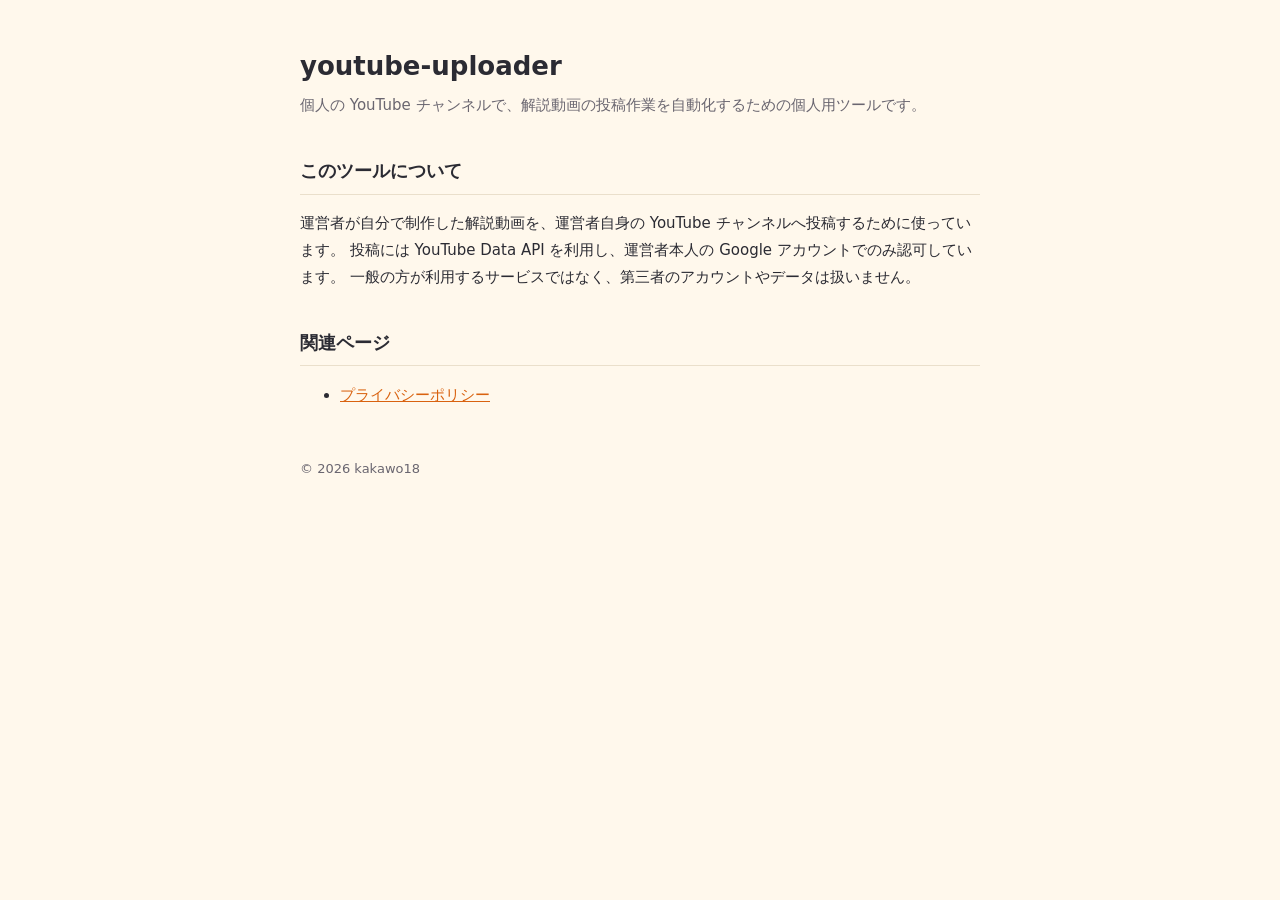
<file: index.html>
<!doctype html>
<html lang="ja">
<head>
<meta charset="utf-8">
<meta name="viewport" content="width=device-width, initial-scale=1">
<title>youtube-uploader</title>
<link rel="stylesheet" href="style.css">
</head>
<body>
<main>
  <h1>youtube-uploader</h1>
  <p class="lead">個人の YouTube チャンネルで、解説動画の投稿作業を自動化するための個人用ツールです。</p>

  <h2>このツールについて</h2>
  <p>運営者が自分で制作した解説動画を、運営者自身の YouTube チャンネルへ投稿するために使っています。
     投稿には YouTube Data API を利用し、運営者本人の Google アカウントでのみ認可しています。
     一般の方が利用するサービスではなく、第三者のアカウントやデータは扱いません。</p>

  <h2>関連ページ</h2>
  <ul>
    <li><a href="privacy.html">プライバシーポリシー</a></li>
  </ul>

  <footer>© 2026 kakawo18</footer>
</main>
</body>
</html>
</file>
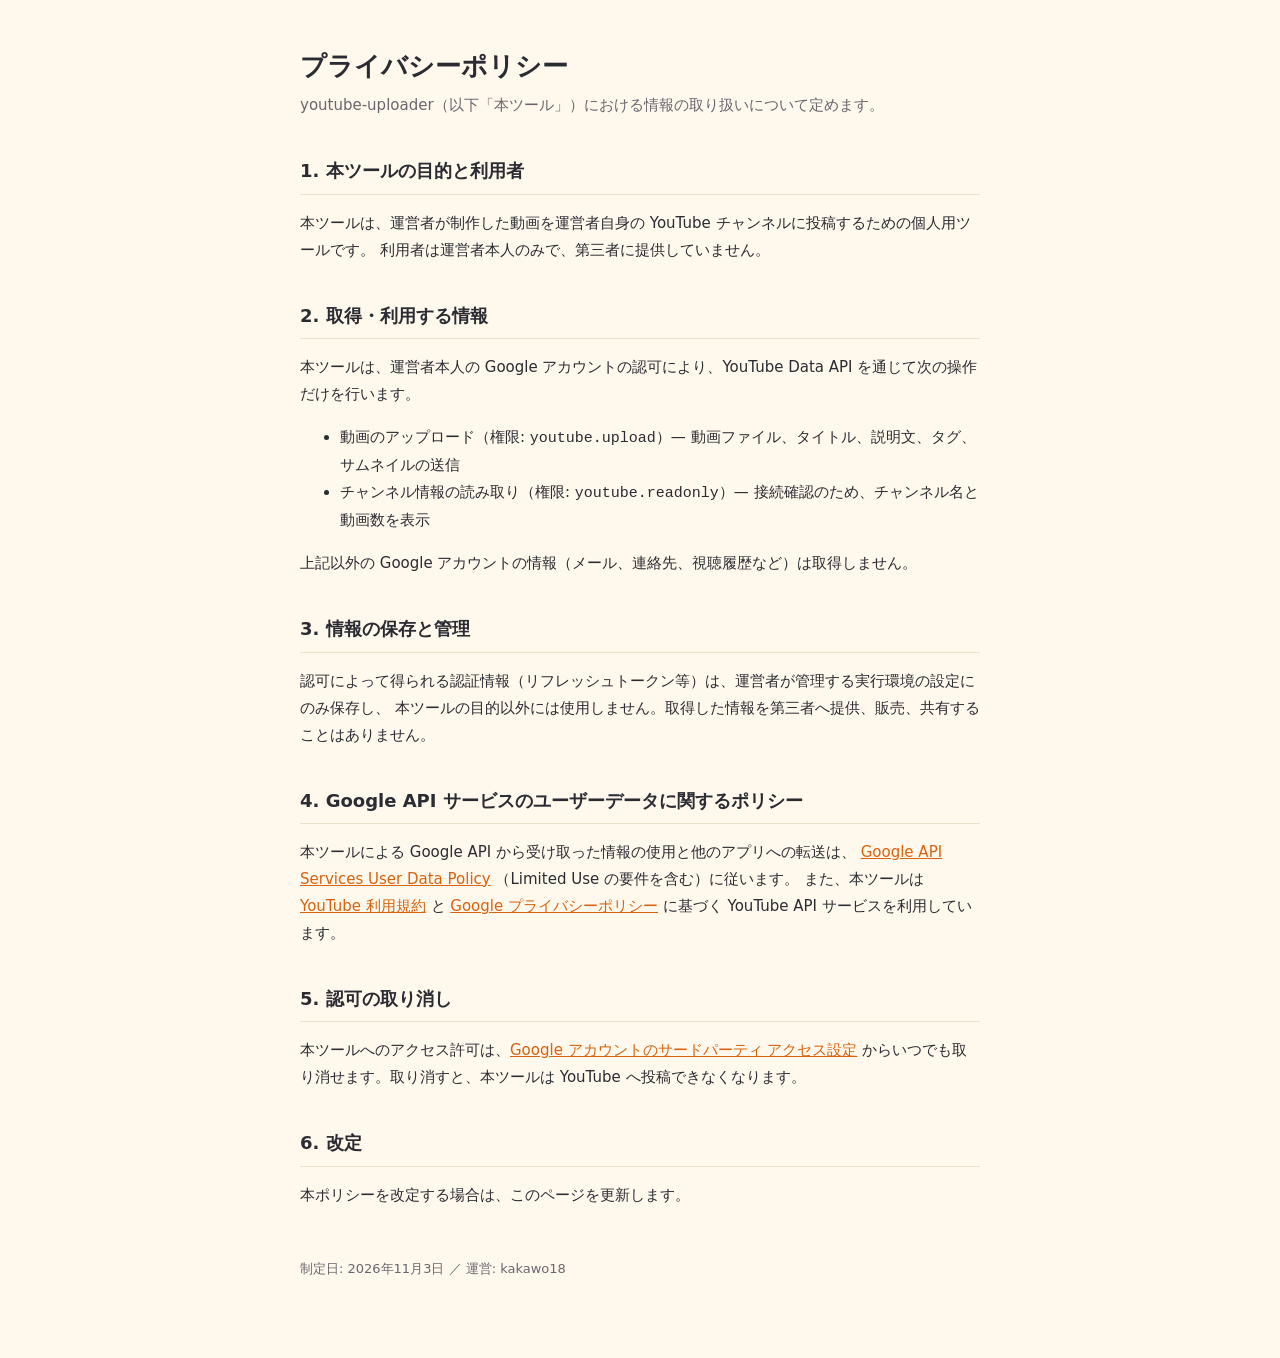
<file: privacy.html>
<!doctype html>
<html lang="ja">
<head>
<meta charset="utf-8">
<meta name="viewport" content="width=device-width, initial-scale=1">
<title>プライバシーポリシー｜youtube-uploader</title>
<link rel="stylesheet" href="style.css">
</head>
<body>
<main>
  <h1>プライバシーポリシー</h1>
  <p class="lead">youtube-uploader（以下「本ツール」）における情報の取り扱いについて定めます。</p>

  <h2>1. 本ツールの目的と利用者</h2>
  <p>本ツールは、運営者が制作した動画を運営者自身の YouTube チャンネルに投稿するための個人用ツールです。
     利用者は運営者本人のみで、第三者に提供していません。</p>

  <h2>2. 取得・利用する情報</h2>
  <p>本ツールは、運営者本人の Google アカウントの認可により、YouTube Data API を通じて次の操作だけを行います。</p>
  <ul>
    <li>動画のアップロード（権限: <code>youtube.upload</code>）— 動画ファイル、タイトル、説明文、タグ、サムネイルの送信</li>
    <li>チャンネル情報の読み取り（権限: <code>youtube.readonly</code>）— 接続確認のため、チャンネル名と動画数を表示</li>
  </ul>
  <p>上記以外の Google アカウントの情報（メール、連絡先、視聴履歴など）は取得しません。</p>

  <h2>3. 情報の保存と管理</h2>
  <p>認可によって得られる認証情報（リフレッシュトークン等）は、運営者が管理する実行環境の設定にのみ保存し、
     本ツールの目的以外には使用しません。取得した情報を第三者へ提供、販売、共有することはありません。</p>

  <h2>4. Google API サービスのユーザーデータに関するポリシー</h2>
  <p>本ツールによる Google API から受け取った情報の使用と他のアプリへの転送は、
     <a href="https://developers.google.com/terms/api-services-user-data-policy">Google API Services User Data Policy</a>
     （Limited Use の要件を含む）に従います。
     また、本ツールは <a href="https://www.youtube.com/t/terms">YouTube 利用規約</a> と
     <a href="https://policies.google.com/privacy">Google プライバシーポリシー</a> に基づく YouTube API サービスを利用しています。</p>

  <h2>5. 認可の取り消し</h2>
  <p>本ツールへのアクセス許可は、<a href="https://myaccount.google.com/permissions">Google アカウントのサードパーティ アクセス設定</a>
     からいつでも取り消せます。取り消すと、本ツールは YouTube へ投稿できなくなります。</p>

  <h2>6. 改定</h2>
  <p>本ポリシーを改定する場合は、このページを更新します。</p>

  <footer>制定日: 2026年11月3日 ／ 運営: kakawo18</footer>
</main>
</body>
</html>
</file>
<file: style.css>
:root { --bg: #FFF8EC; --fg: #2B2B33; --muted: #6A6670; --line: #EADFCB; --accent: #D9620F; }
@media (prefers-color-scheme: dark) { :root { --bg: #1B1A1F; --fg: #EDEAE4; --muted: #A9A4AE; --line: #34313A; --accent: #F08A3A; } }
* { box-sizing: border-box; }
body { margin: 0; background: var(--bg); color: var(--fg); font-family: "Hiragino Sans", "Yu Gothic UI", "Meiryo", system-ui, sans-serif; line-height: 1.8; }
main { max-width: 720px; margin: 0 auto; padding: 48px max(20px, env(safe-area-inset-left)) 80px; }
h1 { font-size: 26px; line-height: 1.4; margin: 0 0 8px; }
h2 { font-size: 18px; margin: 36px 0 8px; padding-bottom: 6px; border-bottom: 1px solid var(--line); }
p, li { font-size: 15px; }
.lead { color: var(--muted); margin-top: 0; }
a { color: var(--accent); }
footer { margin-top: 48px; color: var(--muted); font-size: 13px; }
</file>
